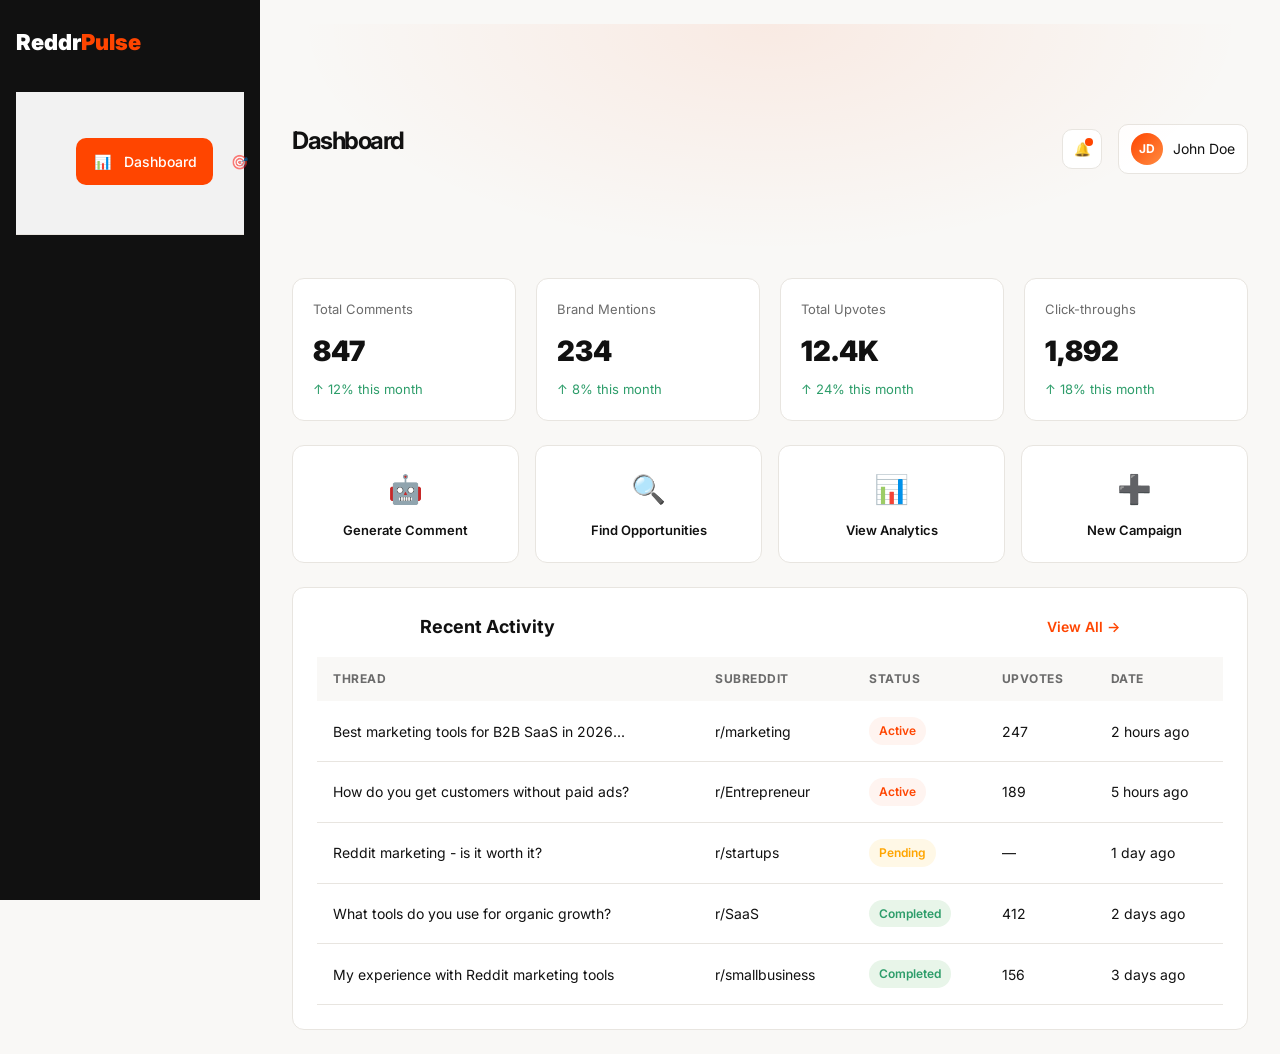
<file: deshboard.html>
<!DOCTYPE html>
<html lang="en">
<head>
  <meta charset="UTF-8">
  <meta name="viewport" content="width=device-width, initial-scale=1.0">
  <title>Dashboard – ReddrPulse</title>
  <link rel="preconnect" href="https://fonts.googleapis.com">
  <link href="https://fonts.googleapis.com/css2?family=Inter:wght@300;400;500;600;700;800;900&display=swap" rel="stylesheet">
  <link rel="stylesheet" href="styles.css">
  <style>
    :root{--orange:#ff4500;--orange-light:#fff4f0;--text:#111111;--muted:#6b6b6b;--border:#e8e5e0;--bg:#ffffff;--bg2:#f9f8f6;--radius:12px}
    *{box-sizing:border-box;margin:0;padding:0}
    body{font-family:'Inter',sans-serif;background:var(--bg2);font-size:14px}
    .dashboard{display:flex;min-height:100vh}
    .sidebar{width:260px;background:var(--text);padding:24px 16px;position:fixed;height:100vh;overflow-y:auto}
    .sidebar-logo{color:#fff;font-size:22px;font-weight:900;margin-bottom:32px;display:block}
    .sidebar-logo span{color:var(--orange)}
    .nav-item{display:flex;align-items:center;gap:12px;padding:12px 16px;border-radius:10px;color:rgba(255,255,255,0.6);font-size:14px;font-weight:500;text-decoration:none;margin-bottom:4px;transition:all .2s}
    .nav-item:hover,.nav-item.active{background:rgba(255,255,255,0.1);color:#fff}
    .nav-item.active{background:var(--orange)}
    .nav-icon{width:20px;text-align:center}
    .sidebar-section{color:rgba(255,255,255,0.4);font-size:11px;font-weight:700;letter-spacing:1px;text-transform:uppercase;margin:24px 0 12px;padding:0 16px}
    .main{margin-left:260px;flex:1;padding:24px 32px}
    .header{display:flex;justify-content:space-between;align-items:center;margin-bottom:24px}
    .header h1{font-size:24px;font-weight:700}
    .header-right{display:flex;align-items:center;gap:16px}
    .notification-btn{width:40px;height:40px;border-radius:10px;background:var(--bg);border:1px solid var(--border);display:flex;align-items:center;justify-content:center;cursor:pointer;position:relative}
    .notification-btn::after{content:'';position:absolute;top:8px;right:8px;width:8px;height:8px;background:var(--orange);border-radius:50%}
    .user-menu{display:flex;align-items:center;gap:10px;padding:8px 12px;background:var(--bg);border:1px solid var(--border);border-radius:10px;cursor:pointer}
    .user-avatar{width:32px;height:32px;border-radius:50%;background:linear-gradient(135deg,var(--orange),#ff8c42);display:flex;align-items:center;justify-content:center;font-size:12px;font-weight:700;color:#fff}
    .cards-grid{display:grid;grid-template-columns:repeat(4,1fr);gap:20px;margin-bottom:24px}
    .stat-card{background:var(--bg);border:1px solid var(--border);border-radius:var(--radius);padding:20px}
    .stat-card .label{font-size:13px;color:var(--muted);margin-bottom:8px}
    .stat-card .value{font-size:28px;font-weight:900}
    .stat-card .change{font-size:13px;margin-top:4px}
    .stat-card .change.positive{color:#2d9d6a}
    .section-header{display:flex;justify-content:space-between;align-items:center;margin-bottom:16px}
    .section-title{font-size:18px;font-weight:700}
    .dashboard-card{background:var(--bg);border:1px solid var(--border);border-radius:var(--radius);padding:24px}
    .table{width:100%;border-collapse:collapse}
    .table th{text-align:left;padding:12px 16px;background:var(--bg2);font-size:12px;font-weight:700;color:var(--muted);text-transform:uppercase;letter-spacing:0.5px}
    .table td{padding:16px;border-bottom:1px solid var(--border);font-size:14px}
    .status{ display:inline-flex;padding:4px 10px;border-radius:100px;font-size:12px;font-weight:600}
    .status.active{background:var(--orange-light);color:var(--orange)}
    .status.pending{background:#fff8e6;color:orange}
    .status.completed{background:#e8f5e9;color:#2d9d6a}
    .quick-actions{display:grid;grid-template-columns:repeat(4,1fr);gap:16px;margin-top:20px}
    .action-btn{background:var(--bg);border:1px solid var(--border);border-radius:var(--radius);padding:20px;text-align:center;cursor:pointer;transition:all .2s}
    .action-btn:hover{border-color:var(--orange)}
    .action-btn .icon{font-size:28px;margin-bottom:8px}
    .action-btn .label{font-size:13px;font-weight:600}
    @media(max-width:1200px){.cards-grid{grid-template-columns:repeat(2,1fr)}.quick-actions{grid-template-columns:repeat(2,1fr)}}
    @media(max-width:900px){.sidebar{display:none}.main{margin-left:0;padding:20px}.cards-grid,.quick-actions{grid-template-columns:1fr}}
  </style>
</head>
<body>

<div class="dashboard">
  <aside class="sidebar">
    <a href="index.html" class="sidebar-logo">Reddr<span>Pulse</span></a>

    <nav>
      <a href="dashboard.html" class="nav-item active">
        <span class="nav-icon">📊</span> Dashboard
      </a>
      <a href="#" class="nav-item">
        <span class="nav-icon">🎯</span> Opportunities
      </a>
      <a href="#" class="nav-item">
        <span class="nav-icon">💬</span> Comments
      </a>
      <a href="#" class="nav-item">
        <span class="nav-icon">📈</span> Analytics
      </a>
      <a href="#" class="nav-item">
        <span class="nav-icon">👥</span> Accounts
      </a>

      <div class="sidebar-section">Settings</div>
      <a href="#" class="nav-item">
        <span class="nav-icon">⚙️</span> Preferences
      </a>
      <a href="#" class="nav-item">
        <span class="nav-icon">🔗</span> Integrations
      </a>
      <a href="#" class="nav-item">
        <span class="nav-icon">💳</span> Billing
      </a>

      <div class="sidebar-section">Support</div>
      <a href="#" class="nav-item">
        <span class="nav-icon">❓</span> Help Center
      </a>
      <a href="contact.html" class="nav-item">
        <span class="nav-icon">💬</span> Contact Us
      </a>

      <a href="login.html" class="nav-item" style="margin-top:40px">
        <span class="nav-icon">🚪</span> Sign Out
      </a>
    </nav>
  </aside>

  <main class="main">
    <div class="header">
      <h1>Dashboard</h1>
      <div class="header-right">
        <button class="notification-btn">🔔</button>
        <div class="user-menu">
          <div class="user-avatar">JD</div>
          <span>John Doe</span>
        </div>
      </div>
    </div>

    <div class="cards-grid">
      <div class="stat-card">
        <div class="label">Total Comments</div>
        <div class="value">847</div>
        <div class="change positive">↑ 12% this month</div>
      </div>
      <div class="stat-card">
        <div class="label">Brand Mentions</div>
        <div class="value">234</div>
        <div class="change positive">↑ 8% this month</div>
      </div>
      <div class="stat-card">
        <div class="label">Total Upvotes</div>
        <div class="value">12.4K</div>
        <div class="change positive">↑ 24% this month</div>
      </div>
      <div class="stat-card">
        <div class="label">Click-throughs</div>
        <div class="value">1,892</div>
        <div class="change positive">↑ 18% this month</div>
      </div>
    </div>

    <div style="margin-bottom:24px">
      <div class="quick-actions">
        <div class="action-btn">
          <div class="icon">🤖</div>
          <div class="label">Generate Comment</div>
        </div>
        <div class="action-btn">
          <div class="icon">🔍</div>
          <div class="label">Find Opportunities</div>
        </div>
        <div class="action-btn">
          <div class="icon">📊</div>
          <div class="label">View Analytics</div>
        </div>
        <div class="action-btn">
          <div class="icon">➕</div>
          <div class="label">New Campaign</div>
        </div>
      </div>
    </div>

    <div class="dashboard-card">
      <div class="section-header">
        <div class="section-title">Recent Activity</div>
        <a href="#" style="color:var(--orange);font-size:14px;font-weight:600">View All →</a>
      </div>
      <table class="table">
        <thead>
          <tr>
            <th>Thread</th>
            <th>Subreddit</th>
            <th>Status</th>
            <th>Upvotes</th>
            <th>Date</th>
          </tr>
        </thead>
        <tbody>
          <tr>
            <td>Best marketing tools for B2B SaaS in 2026...</td>
            <td>r/marketing</td>
            <td><span class="status active">Active</span></td>
            <td>247</td>
            <td>2 hours ago</td>
          </tr>
          <tr>
            <td>How do you get customers without paid ads?</td>
            <td>r/Entrepreneur</td>
            <td><span class="status active">Active</span></td>
            <td>189</td>
            <td>5 hours ago</td>
          </tr>
          <tr>
            <td>Reddit marketing - is it worth it?</td>
            <td>r/startups</td>
            <td><span class="status pending">Pending</span></td>
            <td>—</td>
            <td>1 day ago</td>
          </tr>
          <tr>
            <td>What tools do you use for organic growth?</td>
            <td>r/SaaS</td>
            <td><span class="status completed">Completed</span></td>
            <td>412</td>
            <td>2 days ago</td>
          </tr>
          <tr>
            <td>My experience with Reddit marketing tools</td>
            <td>r/smallbusiness</td>
            <td><span class="status completed">Completed</span></td>
            <td>156</td>
            <td>3 days ago</td>
          </tr>
        </tbody>
      </table>
    </div>
  </main>
</div>

</body>
</html>
</file>
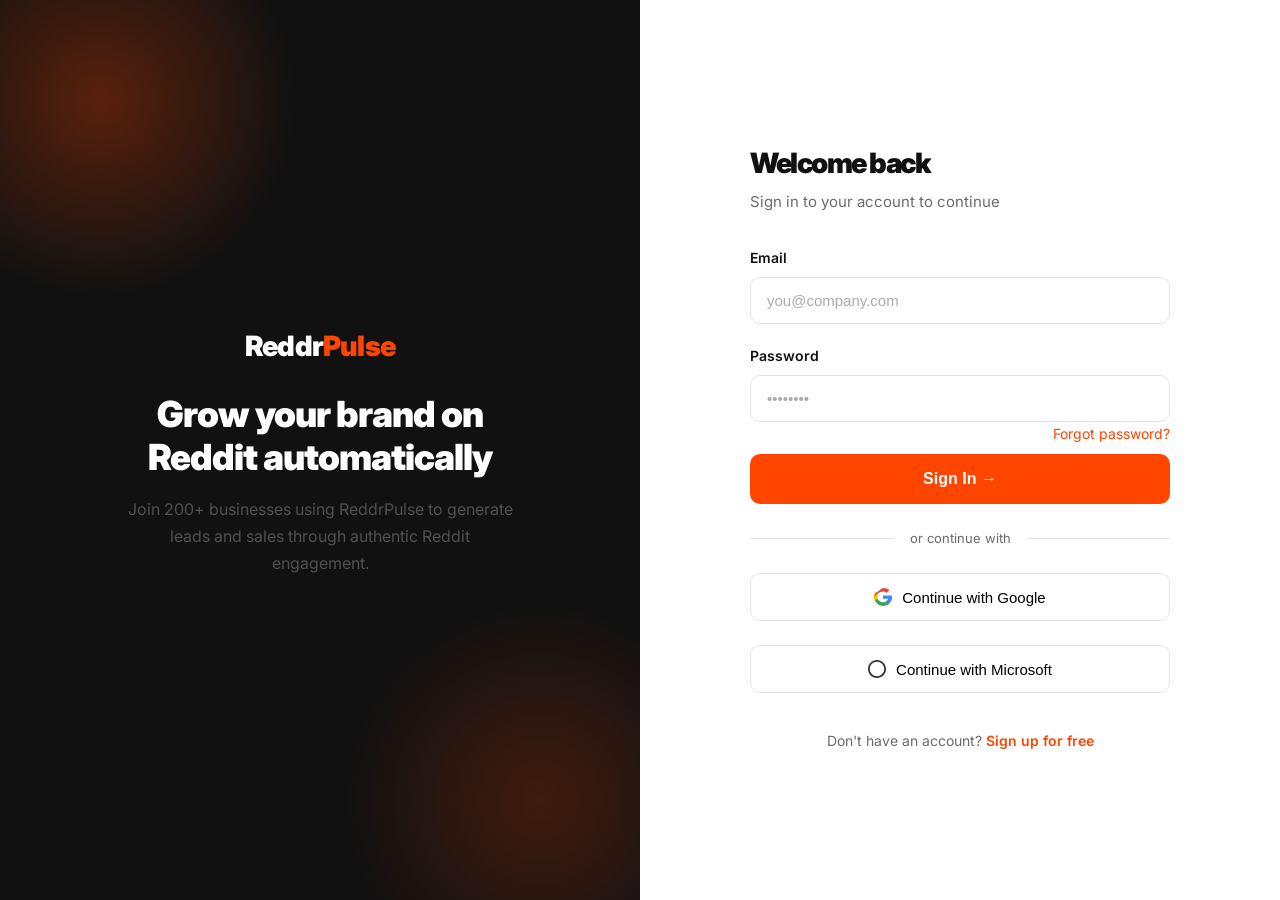
<file: login.html>
<!DOCTYPE html>
<html lang="en">
<head>
  <meta charset="UTF-8">
  <meta name="viewport" content="width=device-width, initial-scale=1.0">
  <title>Login – ReddrPulse</title>
  <link rel="preconnect" href="https://fonts.googleapis.com">
  <link href="https://fonts.googleapis.com/css2?family=Inter:wght@300;400;500;600;700;800;900&display=swap" rel="stylesheet">
  <link rel="stylesheet" href="styles.css">
  <style>
    body{background:var(--bg2)}
    .auth-page{min-height:100vh;display:flex;background:var(--bg)}
    .auth-left{width:50%;background:var(--text);display:flex;align-items:center;justify-content:center;padding:48px;position:relative;overflow:hidden}
    .auth-left::before{content:'';position:absolute;top:-100px;left:-100px;width:400px;height:400px;background:radial-gradient(circle,rgba(255,69,0,0.3) 0%,transparent 70%)}
    .auth-left::after{content:'';position:absolute;bottom:-100px;right:-100px;width:400px;height:400px;background:radial-gradient(circle,rgba(255,69,0,0.2) 0%,transparent 70%)}
    .auth-left-content{position:relative;z-index:1;color:#fff;text-align:center;max-width:400px}
    .auth-left h2{font-size:36px;margin-bottom:16px;color:#fff}
    .auth-left p{font-size:16px;opacity:0.7;line-height:1.7}
    .auth-right{width:50%;display:flex;align-items:center;justify-content:center;padding:48px}
    .auth-form{max-width:420px;width:100%}
    .auth-form h1{font-size:28px;margin-bottom:8px}
    .auth-form .subtitle{font-size:15px;color:var(--muted);margin-bottom:32px}
    .auth-form .form-group{margin-bottom:20px}
    .auth-form .form-label{display:block;font-size:14px;font-weight:600;margin-bottom:8px}
    .auth-form .form-input{width:100%;padding:14px 16px;border:1.5px solid var(--border);border-radius:10px;font-size:15px;background:var(--bg)}
    .auth-form .form-input:focus{outline:none;border-color:var(--orange)}
    .forgot-password{font-size:14px;color:var(--orange);text-decoration:none;float:right}
    .auth-form .btn-primary{width:100%;padding:16px;font-size:16px;margin-top:8px}
    .auth-divider{display:flex;align-items:center;gap:16px;margin:24px 0;color:var(--muted);font-size:13px}
    .auth-divider::before,.auth-divider::after{content:'';flex:1;height:1px;background:var(--border)}
    .social-btns{display:flex;flex-direction:column;gap:12px}
    .social-btn{width:100%;padding:14px;border:1.5px solid var(--border);border-radius:10px;background:var(--bg);font-size:15px;font-weight:500;cursor:pointer;display:flex;align-items:center;justify-content:center;gap:10px}
    .social-btn:hover{border-color:var(--orange)}
    .auth-footer{text-align:center;margin-top:24px;font-size:14px;color:var(--muted)}
    .auth-footer a{color:var(--orange);font-weight:600}
    @media(max-width:900px){.auth-page{flex-direction:column}.auth-left,.auth-right{width:100%}.auth-left{padding:60px 24px}.auth-right{padding:40px 24px}}
  </style>
</head>
<body>

<div class="auth-page">
  <div class="auth-left">
    <div class="auth-left-content">
      <a href="index.html" class="logo" style="font-size:28px;margin-bottom:24px;display:inline-block">Reddr<span>Pulse</span></a>
      <h2>Grow your brand on Reddit automatically</h2>
      <p>Join 200+ businesses using ReddrPulse to generate leads and sales through authentic Reddit engagement.</p>
    </div>
  </div>

  <div class="auth-right">
    <div class="auth-form">
      <h1>Welcome back</h1>
      <p class="subtitle">Sign in to your account to continue</p>

      <form>
        <div class="form-group">
          <label class="form-label">Email</label>
          <input type="email" class="form-input" placeholder="you@company.com">
        </div>
        <div class="form-group">
          <label class="form-label">Password</label>
          <input type="password" class="form-input" placeholder="••••••••">
          <a href="#" class="forgot-password">Forgot password?</a>
        </div>
        <button type="submit" class="btn btn-primary">Sign In →</button>
      </form>

      <div class="auth-divider">or continue with</div>

      <div class="social-btns">
        <button class="social-btn">
          <svg width="18" height="18" viewBox="0 0 18 18"><path fill="#4285F4" d="M17.9 9.2c0-.6 0-1.1-.1-1.7H9v3.2h5c-.2 1.1-1 2-2.1 2.6v2.2h3.4c2-1.9 3.2-4.7 3.2-8.3z"/><path fill="#34A853" d="M9 18c2.7 0 4.9-.9 6.6-2.4l-3.4-2.2c-.9.6-2 .9-3.2.9-2.4 0-4.5-1.6-5.3-3.8H.9v2.3C2.6 15.8 5.6 18 9 18z"/><path fill="#FBBC05" d="M3.7 10.7c-.2-.6-.3-1.3-.3-2.1s.1-1.5.3-2.1V4.2H.9C.2 5.6 0 7 0 8.6s.2 3 .9 4.4l2.8-2.3z"/><path fill="#EA4335" d="M9 3.6c1.4 0 2.6.5 3.5 1.4l2.9-2.9C13.9.9 11.7 0 9 0 5.6 2.1 2.6 4.2.9 6.2v2.3C2.6 5.8 5.6 3.6 9 3.6z"/></svg>
          Continue with Google
        </button>
        <button class="social-btn">
          <svg width="18" height="18" viewBox="0 0 18 18" fill="#333"><path d="M9 0C4 0 0 4 0 9s4 9 9 9 9-4 9-9-4-9-9-9zm0 16.2c-4 0-7.2-3.2-7.2-7.2S5 1.8 9 1.8s7.2 3.2 7.2 7.2-3.2 7.2-7.2 7.2z"/></svg>
          Continue with Microsoft
        </button>
      </div>

      <p class="auth-footer">Don't have an account? <a href="signup.html">Sign up for free</a></p>
    </div>
  </div>
</div>

</body>
</html>
</file>
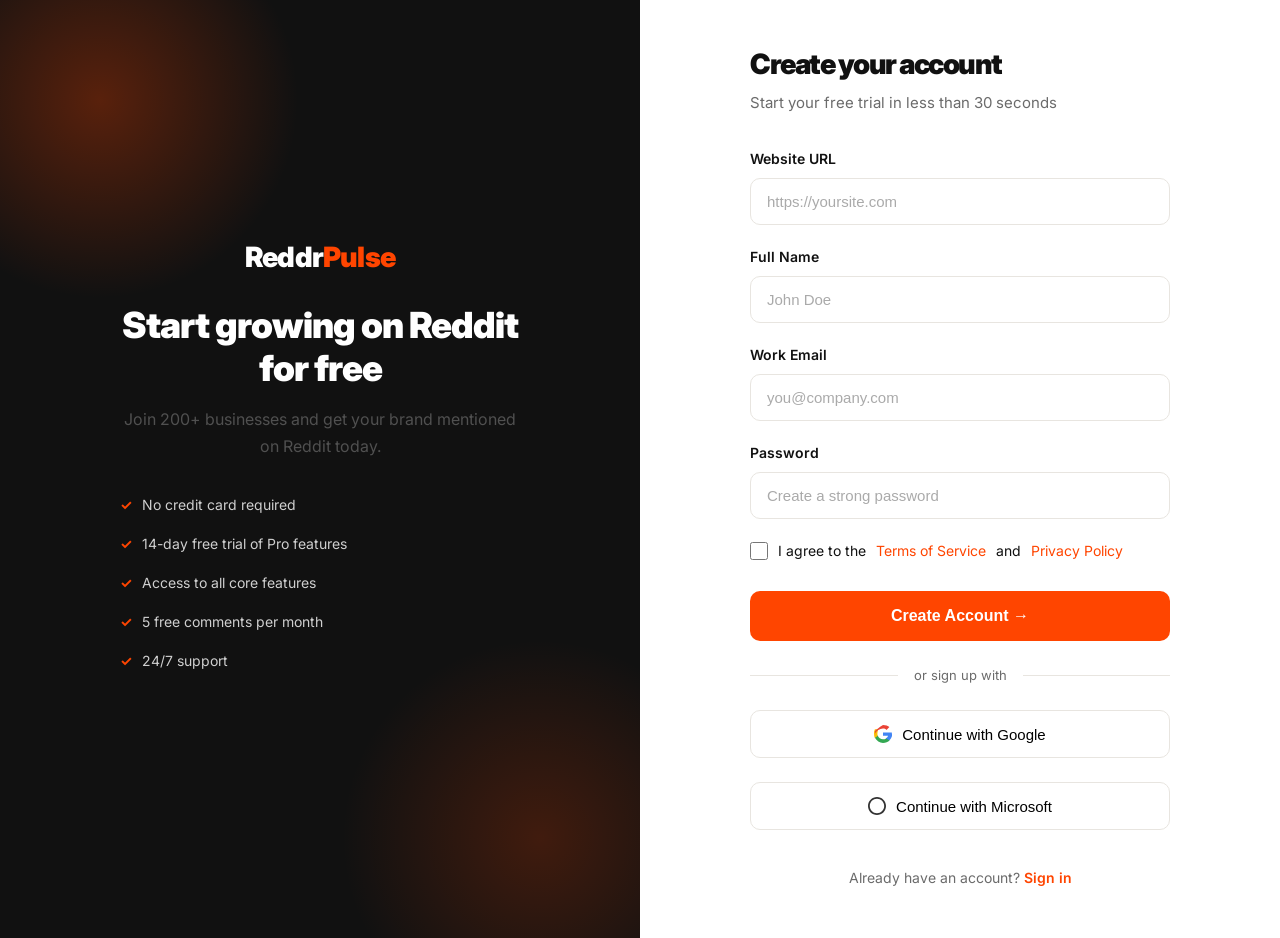
<file: signup.html>
<!DOCTYPE html>
<html lang="en">
<head>
  <meta charset="UTF-8">
  <meta name="viewport" content="width=device-width, initial-scale=1.0">
  <title>Sign Up – ReddrPulse</title>
  <link rel="preconnect" href="https://fonts.googleapis.com">
  <link href="https://fonts.googleapis.com/css2?family=Inter:wght@300;400;500;600;700;800;900&display=swap" rel="stylesheet">
  <link rel="stylesheet" href="styles.css">
  <style>
    body{background:var(--bg2)}
    .auth-page{min-height:100vh;display:flex;background:var(--bg)}
    .auth-left{width:50%;background:var(--text);display:flex;align-items:center;justify-content:center;padding:48px;position:relative;overflow:hidden}
    .auth-left::before{content:'';position:absolute;top:-100px;left:-100px;width:400px;height:400px;background:radial-gradient(circle,rgba(255,69,0,0.3) 0%,transparent 70%)}
    .auth-left::after{content:'';position:absolute;bottom:-100px;right:-100px;width:400px;height:400px;background:radial-gradient(circle,rgba(255,69,0,0.2) 0%,transparent 70%)}
    .auth-left-content{position:relative;z-index:1;color:#fff;text-align:center;max-width:400px}
    .auth-left h2{font-size:36px;margin-bottom:16px;color:#fff}
    .auth-left p{font-size:16px;opacity:0.7;line-height:1.7}
    .auth-right{width:50%;display:flex;align-items:center;justify-content:center;padding:48px}
    .auth-form{max-width:420px;width:100%}
    .auth-form h1{font-size:28px;margin-bottom:8px}
    .auth-form .subtitle{font-size:15px;color:var(--muted);margin-bottom:32px}
    .auth-form .form-group{margin-bottom:20px}
    .auth-form .form-label{display:block;font-size:14px;font-weight:600;margin-bottom:8px}
    .auth-form .form-input{width:100%;padding:14px 16px;border:1.5px solid var(--border);border-radius:10px;font-size:15px;background:var(--bg)}
    .auth-form .form-input:focus{outline:none;border-color:var(--orange)}
    .auth-form .btn-primary{width:100%;padding:16px;font-size:16px;margin-top:8px}
    .auth-divider{display:flex;align-items:center;gap:16px;margin:24px 0;color:var(--muted);font-size:13px}
    .auth-divider::before,.auth-divider::after{content:'';flex:1;height:1px;background:var(--border)}
    .social-btns{display:flex;flex-direction:column;gap:12px}
    .social-btn{width:100%;padding:14px;border:1.5px solid var(--border);border-radius:10px;background:var(--bg);font-size:15px;font-weight:500;cursor:pointer;display:flex;align-items:center;justify-content:center;gap:10px}
    .social-btn:hover{border-color:var(--orange)}
    .auth-footer{text-align:center;margin-top:24px;font-size:14px;color:var(--muted)}
    .auth-footer a{color:var(--orange);font-weight:600}
    .benefits-list{text-align:left;margin:24px 0}
    .benefits-list li{padding:8px 0;font-size:14px;color:rgba(255,255,255,0.8);display:flex;align-items:center;gap:10px}
    .benefits-list li::before{content:'✓';color:var(--orange);font-weight:700}
    @media(max-width:900px){.auth-page{flex-direction:column}.auth-left,.auth-right{width:100%}.auth-left{padding:60px 24px}.auth-right{padding:40px 24px}}
  </style>
</head>
<body>

<div class="auth-page">
  <div class="auth-left">
    <div class="auth-left-content">
      <a href="index.html" class="logo" style="font-size:28px;margin-bottom:24px;display:inline-block;color:#fff">Reddr<span>Pulse</span></a>
      <h2>Start growing on Reddit for free</h2>
      <p>Join 200+ businesses and get your brand mentioned on Reddit today.</p>
      <ul class="benefits-list">
        <li>No credit card required</li>
        <li>14-day free trial of Pro features</li>
        <li>Access to all core features</li>
        <li>5 free comments per month</li>
        <li>24/7 support</li>
      </ul>
    </div>
  </div>

  <div class="auth-right">
    <div class="auth-form">
      <h1>Create your account</h1>
      <p class="subtitle">Start your free trial in less than 30 seconds</p>

      <form>
        <div class="form-group">
          <label class="form-label">Website URL</label>
          <input type="url" class="form-input" placeholder="https://yoursite.com">
        </div>
        <div class="form-group">
          <label class="form-label">Full Name</label>
          <input type="text" class="form-input" placeholder="John Doe">
        </div>
        <div class="form-group">
          <label class="form-label">Work Email</label>
          <input type="email" class="form-input" placeholder="you@company.com">
        </div>
        <div class="form-group">
          <label class="form-label">Password</label>
          <input type="password" class="form-input" placeholder="Create a strong password">
        </div>
        <div class="form-group">
          <label style="display:flex;align-items:center;gap:10px;font-size:14px">
            <input type="checkbox" style="width:18px;height:18px;accent-color:var(--orange)">
            I agree to the <a href="#" style="color:var(--orange)">Terms of Service</a> and <a href="#" style="color:var(--orange)">Privacy Policy</a>
          </label>
        </div>
        <button type="submit" class="btn btn-primary">Create Account →</button>
      </form>

      <div class="auth-divider">or sign up with</div>

      <div class="social-btns">
        <button class="social-btn">
          <svg width="18" height="18" viewBox="0 0 18 18"><path fill="#4285F4" d="M17.9 9.2c0-.6 0-1.1-.1-1.7H9v3.2h5c-.2 1.1-1 2-2.1 2.6v2.2h3.4c2-1.9 3.2-4.7 3.2-8.3z"/><path fill="#34A853" d="M9 18c2.7 0 4.9-.9 6.6-2.4l-3.4-2.2c-.9.6-2 .9-3.2.9-2.4 0-4.5-1.6-5.3-3.8H.9v2.3C2.6 15.8 5.6 18 9 18z"/><path fill="#FBBC05" d="M3.7 10.7c-.2-.6-.3-1.3-.3-2.1s.1-1.5.3-2.1V4.2H.9C.2 5.6 0 7 0 8.6s.2 3 .9 4.4l2.8-2.3z"/><path fill="#EA4335" d="M9 3.6c1.4 0 2.6.5 3.5 1.4l2.9-2.9C13.9.9 11.7 0 9 0 5.6 2.1 2.6 4.2.9 6.2v2.3C2.6 5.8 5.6 3.6 9 3.6z"/></svg>
          Continue with Google
        </button>
        <button class="social-btn">
          <svg width="18" height="18" viewBox="0 0 18 18" fill="#333"><path d="M9 0C4 0 0 4 0 9s4 9 9 9 9-4 9-9-4-9-9-9zm0 16.2c-4 0-7.2-3.2-7.2-7.2S5 1.8 9 1.8s7.2 3.2 7.2 7.2-3.2 7.2-7.2 7.2z"/></svg>
          Continue with Microsoft
        </button>
      </div>

      <p class="auth-footer">Already have an account? <a href="login.html">Sign in</a></p>
    </div>
  </div>
</div>

</body>
</html>
</file>
<file: styles.css>
/* ============================================
   REDDRPULSE - MAIN STYLESHEET
   ============================================ */
*{box-sizing:border-box;margin:0;padding:0}
:root{
  --orange:#ff4500;
  --orange-light:#fff4f0;
  --orange-dark:#e03e00;
  --text:#111111;
  --muted:#6b6b6b;
  --border:#e8e5e0;
  --bg:#ffffff;
  --bg2:#f9f8f6;
  --bg3:#f3f1ed;
  --radius:12px;
  --shadow:0 4px 20px rgba(0,0,0,0.08);
  --shadow-lg:0 12px 40px rgba(0,0,0,0.12);
}
html{scroll-behavior:smooth}
body{font-family:'Inter',sans-serif;background:var(--bg);color:var(--text);font-size:15px;line-height:1.65;overflow-x:hidden}

/* ── SCROLLBAR ── */
::-webkit-scrollbar{width:6px}
::-webkit-scrollbar-track{background:var(--bg2)}
::-webkit-scrollbar-thumb{background:#ddd;border-radius:3px}
::-webkit-scrollbar-thumb:hover{background:#bbb}

/* ── TYPOGRAPHY ── */
h1,h2,h3,h4,h5,h6{font-weight:900;letter-spacing:-0.5px;line-height:1.2}
h1{font-size:clamp(32px,5vw,56px);letter-spacing:-1.5px}
h2{font-size:clamp(26px,3.5vw,42px);letter-spacing:-1px}
h3{font-size:clamp(20px,2vw,28px)}
p{color:var(--muted);line-height:1.7}
a{text-decoration:none;color:inherit;transition:color .2s}
ul{list-style:none}

/* ── CONTAINER ── */
.container{max-width:1200px;margin:0 auto;padding:0 24px}
.container-sm{max-width:800px}

/* ── BUTTONS ── */
.btn{display:inline-flex;align-items:center;justify-content:center;gap:8px;padding:12px 24px;border-radius:10px;font-size:14px;font-weight:600;cursor:pointer;border:none;transition:all .2s}
.btn-primary{background:var(--orange);color:#fff}
.btn-primary:hover{background:var(--orange-dark);transform:translateY(-2px);box-shadow:var(--shadow)}
.btn-outline{background:transparent;border:1.5px solid var(--border);color:var(--text)}
.btn-outline:hover{border-color:var(--orange);color:var(--orange)}
.btn-white{background:#fff;color:var(--text)}
.btn-white:hover{background:var(--bg2)}
.btn-lg{padding:16px 32px;font-size:16px}

/* ── NAV ── */
nav{display:flex;align-items:center;justify-content:space-between;padding:14px 60px;border-bottom:1px solid var(--border);background:rgba(255,255,255,0.95);backdrop-filter:blur(10px);position:sticky;top:0;z-index:999}
.logo{font-size:21px;font-weight:900;letter-spacing:-0.8px}
.logo span{color:var(--orange)}
.nav-links{display:flex;gap:32px;list-style:none}
.nav-links a{color:var(--muted);font-size:14px;font-weight:500;position:relative}
.nav-links a:hover,.nav-links a.active{color:var(--text)}
.nav-links a.active::after{content:'';position:absolute;bottom:-4px;left:0;width:100%;height:2px;background:var(--orange);border-radius:2px}
.nav-right{display:flex;align-items:center;gap:12px}
.nav-mobile-toggle{display:none;flex-direction:column;gap:5px;cursor:pointer;padding:8px}
.nav-mobile-toggle span{width:24px;height:2px;background:var(--text);transition:all .3s}

/* ── HEADER ── */
.header{padding:100px 0 80px;background:var(--bg2);text-align:center;position:relative;overflow:hidden}
.header::before{content:'';position:absolute;top:0;left:0;right:0;bottom:0;background:radial-gradient(ellipse at top,rgba(255,69,0,0.08) 0%,transparent 70%)}
.header-content{position:relative;z-index:1}
.header-badge{display:inline-flex;align-items:center;gap:8px;background:var(--orange-light);border:1px solid rgba(255,69,0,0.2);color:var(--orange);font-size:13px;font-weight:600;padding:8px 16px;border-radius:100px;margin-bottom:20px}
.badge-dot{width:8px;height:8px;border-radius:50%;background:var(--orange);animation:pulse 2s infinite}
@keyframes pulse{0%,100%{opacity:1}50%{opacity:.5}}
.header h1{margin-bottom:16px}
.header h1 em{font-style:normal;color:var(--orange)}
.header p{font-size:18px;max-width:600px;margin:0 auto 24px}
.header-actions{display:flex;gap:12px;justify-content:center;flex-wrap:wrap;margin-top:32px}

/* ── SECTIONS ── */
section{padding:80px 0}
.section-tag{font-size:12px;font-weight:700;letter-spacing:2px;text-transform:uppercase;color:var(--orange);margin-bottom:12px}
.section-header{text-align:center;max-width:700px;margin:0 auto 48px}
.section-header h2{margin-bottom:12px}
.divider{border:none;border-top:1px solid var(--border);margin:0}

/* ── CARDS ── */
.card{background:var(--bg);border:1px solid var(--border);border-radius:var(--radius);padding:28px;transition:all .25s}
.card:hover{border-color:rgba(255,69,0,0.3);transform:translateY(-4px);box-shadow:var(--shadow-lg)}
.card-icon{width:52px;height:52px;border-radius:12px;background:var(--orange-light);border:1px solid rgba(255,69,0,0.2);display:flex;align-items:center;justify-content:center;font-size:24px;margin-bottom:16px}
.card h3{font-size:18px;margin-bottom:8px}
.card p{font-size:14px}

/* ── GRID ── */
.grid-2{display:grid;grid-template-columns:repeat(2,1fr);gap:32px}
.grid-3{display:grid;grid-template-columns:repeat(3,1fr);gap:24px}
.grid-4{display:grid;grid-template-columns:repeat(4,1fr);gap:24px}
.grid-auto{display:grid;grid-template-columns:repeat(auto-fit,minmax(280px,1fr));gap:24px}

/* ── FOOTER ── */
footer{background:var(--bg2);border-top:1px solid var(--border);padding:60px 0 30px}
.footer-grid{display:grid;grid-template-columns:1.5fr repeat(3,1fr);gap:48px;margin-bottom:40px}
.footer-brand{max-width:280px}
.footer-logo{font-size:22px;font-weight:900;letter-spacing:-0.8px;margin-bottom:12px;display:inline-block}
.footer-logo span{color:var(--orange)}
.footer-tagline{font-size:14px;color:var(--muted);line-height:1.7}
.footer-col h4{font-size:14px;font-weight:700;margin-bottom:16px}
.footer-col ul{display:flex;flex-direction:column;gap:10px}
.footer-col a{font-size:14px;color:var(--muted)}
.footer-col a:hover{color:var(--orange)}
.footer-bottom{border-top:1px solid var(--border);padding-top:24px;display:flex;justify-content:space-between;align-items:center;flex-wrap:wrap;gap:16px}
.footer-bottom p{font-size:13px;color:#aaa}
.footer-social{display:flex;gap:16px}
.footer-social a{width:36px;height:36px;border-radius:8px;background:var(--bg);border:1px solid var(--border);display:flex;align-items:center;justify-content:center;font-size:16px}
.footer-social a:hover{border-color:var(--orange);color:var(--orange)}

/* ── FORMS ── */
.form-group{margin-bottom:20px}
.form-label{display:block;font-size:14px;font-weight:600;margin-bottom:8px}
.form-input{width:100%;padding:14px 16px;border:1.5px solid var(--border);border-radius:10px;font-size:15px;transition:border-color .2s;background:var(--bg)}
.form-input:focus{outline:none;border-color:var(--orange)}
.form-input::placeholder{color:#aaa}
textarea.form-input{resize:vertical;min-height:120px}
.form-error{color:#e55;font-size:13px;margin-top:6px}
.form-checkbox{display:flex;align-items:center;gap:10px;font-size:14px}
.form-checkbox input{width:18px;height:18px;accent-color:var(--orange)}

/* ── PRICING ── */
.pricing-card{background:var(--bg);border:1px solid var(--border);border-radius:var(--radius);padding:32px;position:relative;transition:all .25s}
.pricing-card:hover{transform:translateY(-4px);box-shadow:var(--shadow-lg)}
.pricing-card.featured{border-color:rgba(255,69,0,0.4);background:#fffaf8}
.pricing-card .popular-tag{position:absolute;top:-12px;left:50%;transform:translateX(-50%);background:var(--orange);color:#fff;font-size:11px;font-weight:700;padding:5px 14px;border-radius:100px;white-space:nowrap}
.pricing-card .plan-name{font-size:18px;font-weight:800;margin-bottom:4px}
.pricing-card .plan-tagline{font-size:13px;color:var(--muted);margin-bottom:20px}
.pricing-card .plan-price{font-size:44px;font-weight:900;letter-spacing:-2px;line-height:1;margin-bottom:4px}
.pricing-card .plan-price sup{font-size:20px;vertical-align:top}
.pricing-card .plan-period{font-size:13px;color:var(--muted);margin-bottom:24px}
.pricing-card .features-list{list-style:none;margin-bottom:24px}
.pricing-card .features-list li{display:flex;align-items:center;gap:10px;font-size:14px;color:var(--muted);padding:10px 0;border-bottom:1px solid var(--border)}
.pricing-card .features-list li:last-child{border-bottom:none}
.pricing-card .features-list .check{color:var(--orange);font-size:16px}
.pricing-card .btn{width:100%;margin-top:8px}

/* ── TESTIMONIALS ── */
.testi-card{background:var(--bg2);border:1px solid var(--border);border-radius:var(--radius);padding:28px}
.testi-card .stars{color:var(--orange);font-size:14px;letter-spacing:3px;margin-bottom:16px}
.testi-card .quote{font-size:15px;color:var(--muted);line-height:1.7;margin-bottom:20px;font-style:italic}
.testi-card .author{display:flex;align-items:center;gap:12px}
.testi-card .avatar{width:44px;height:44px;border-radius:50%;background:linear-gradient(135deg,var(--orange),#ff8c42);display:flex;align-items:center;justify-content:center;font-size:14px;font-weight:800;color:#fff}
.testi-card .author-name{font-size:15px;font-weight:700}
.testi-card .author-role{font-size:13px;color:var(--muted)}

/* ── FAQ ── */
.faq-item{border:1px solid var(--border);border-radius:var(--radius);margin-bottom:12px;overflow:hidden}
.faq-question{width:100%;padding:20px 24px;background:var(--bg);border:none;font-size:16px;font-weight:600;text-align:left;cursor:pointer;display:flex;justify-content:space-between;align-items:center}
.faq-question:hover{background:var(--bg2)}
.faq-question::after{content:'+';font-size:20px;color:var(--orange)}
.faq-item.active .faq-question::after{content:'-'}
.faq-answer{max-height:0;overflow:hidden;transition:max-height .3s,padding .3s}
.faq-item.active .faq-answer{max-height:300px;padding:0 24px 20px}
.faq-answer p{font-size:15px;line-height:1.7}

/* ── STATS ── */
.stats-row{display:flex;justify-content:center;gap:60px;flex-wrap:wrap;padding:40px 0}
.stat{text-align:center}
.stat-num{font-size:42px;font-weight:900;letter-spacing:-1px;color:var(--orange)}
.stat-label{font-size:14px;color:var(--muted);margin-top:4px}

/* ── DASHBOARD ── */
.dashboard-layout{display:flex;min-height:100vh}
.dashboard-sidebar{width:260px;background:var(--text);padding:24px 16px;position:fixed;height:100vh;overflow-y:auto}
.dashboard-sidebar .logo{color:#fff;margin-bottom:32px;display:block}
.dashboard-sidebar .logo span{color:var(--orange)}
.dashboard-nav{display:flex;flex-direction:column;gap:4px}
.dashboard-nav a{display:flex;align-items:center;gap:12px;padding:12px 16px;border-radius:8px;color:rgba(255,255,255,0.6);font-size:14px;font-weight:500}
.dashboard-nav a:hover,.dashboard-nav a.active{background:rgba(255,255,255,0.1);color:#fff}
.dashboard-nav a .icon{width:20px;text-align:center}
.dashboard-main{margin-left:260px;flex:1;padding:24px 32px;background:var(--bg2)}
.dashboard-header{display:flex;justify-content:space-between;align-items:center;margin-bottom:24px}
.dashboard-header h1{font-size:24px}
.dashboard-card{background:var(--bg);border:1px solid var(--border);border-radius:var(--radius);padding:24px}
.dashboard-card-header{display:flex;justify-content:space-between;align-items:center;margin-bottom:20px}
.dashboard-card h3{font-size:16px}
.stat-card{background:var(--bg);border:1px solid var(--border);border-radius:var(--radius);padding:20px}
.stat-card .stat-value{font-size:28px;font-weight:900}
.stat-card .stat-change{font-size:13px}
.stat-card .stat-change.positive{color:#2d9d6a}
.stat-card .stat-change.negative{color:#e55}

/* ── BLOG ── */
.blog-grid{display:grid;grid-template-columns:repeat(3,1fr);gap:24px}
.blog-card{background:var(--bg);border:1px solid var(--border);border-radius:var(--radius);overflow:hidden;transition:all .25s}
.blog-card:hover{transform:translateY(-4px);box-shadow:var(--shadow-lg)}
.blog-card-image{height:180px;background:var(--bg2);display:flex;align-items:center;justify-content:center;font-size:48px}
.blog-card-content{padding:20px}
.blog-card .category{font-size:12px;font-weight:600;color:var(--orange);text-transform:uppercase;letter-spacing:1px}
.blog-card h3{font-size:18px;margin:8px 0 10px;line-height:1.4}
.blog-card .meta{font-size:13px;color:#aaa;display:flex;gap:16px}

/* ── AUTH PAGES ── */
.auth-page{min-height:100vh;display:flex}
.auth-left{width:50%;background:var(--text);display:flex;align-items:center;justify-content:center;padding:48px}
.auth-right{width:50%;display:flex;align-items:center;justify-content:center;padding:48px}
.auth-form{max-width:420px;width:100%}
.auth-form h1{font-size:32px;margin-bottom:8px}
.auth-form .subtitle{font-size:15px;color:var(--muted);margin-bottom:32px}
.auth-divider{display:flex;align-items:center;gap:16px;margin:24px 0;color:#aaa;font-size:13px}
.auth-divider::before,.auth-divider::after{content:'';flex:1;height:1px;background:var(--border)}
.social-btn{width:100%;padding:14px;border:1.5px solid var(--border);border-radius:10px;background:var(--bg);font-size:15px;font-weight:500;cursor:pointer;display:flex;align-items:center;justify-content:center;gap:10px;margin-bottom:12px}
.social-btn:hover{border-color:var(--orange)}
.auth-footer{text-align:center;margin-top:24px;font-size:14px;color:var(--muted)}
.auth-footer a{color:var(--orange);font-weight:600}

/* ── CTA SECTION ── */
.cta-section{background:var(--text);padding:80px 0;text-align:center;position:relative;overflow:hidden}
.cta-section::before{content:'';position:absolute;top:-100px;left:50%;transform:translateX(-50%);width:600px;height:600px;background:radial-gradient(circle,rgba(255,69,0,0.3) 0%,transparent 70%);pointer-events:none}
.cta-section h2{color:#fff;max-width:600px;margin:0 auto 16px}
.cta-section p{color:rgba(255,255,255,0.6);max-width:480px;margin:0 auto 28px}

/* ── ANIMATIONS ── */
.fade-in{animation:fadeIn 0.6s ease-out}
@keyframes fadeIn{from{opacity:0;transform:translateY(20px)}to{opacity:1;transform:translateY(0)}}
.slide-up{animation:slideUp 0.5s ease-out}
@keyframes slideUp{from{opacity:0;transform:translateY(30px)}to{opacity:1;transform:translateY(0)}}

/* ── RESPONSIVE ── */
@media(max-width:1024px){
  .grid-4{grid-template-columns:repeat(2,1fr)}
  .footer-grid{grid-template-columns:1fr 1fr;gap:32px}
}
@media(max-width:768px){
  nav{padding:14px 24px}
  .nav-links{display:none}
  .nav-mobile-toggle{display:flex}
  .header{padding:60px 0 40px}
  section{padding:60px 0}
  .grid-2,.grid-3,.grid-4{grid-template-columns:1fr}
  .blog-grid{grid-template-columns:1fr}
  .auth-page{flex-direction:column}
  .auth-left,.auth-right{width:100%;padding:40px 24px}
  .dashboard-sidebar{display:none}
  .dashboard-main{margin-left:0;padding:20px}
  .footer-grid{grid-template-columns:1fr}
  .footer-bottom{flex-direction:column;text-align:center}
}
@media(max-width:480px){
  .header-actions{flex-direction:column}
  .btn-lg{width:100%}
}
</file>
